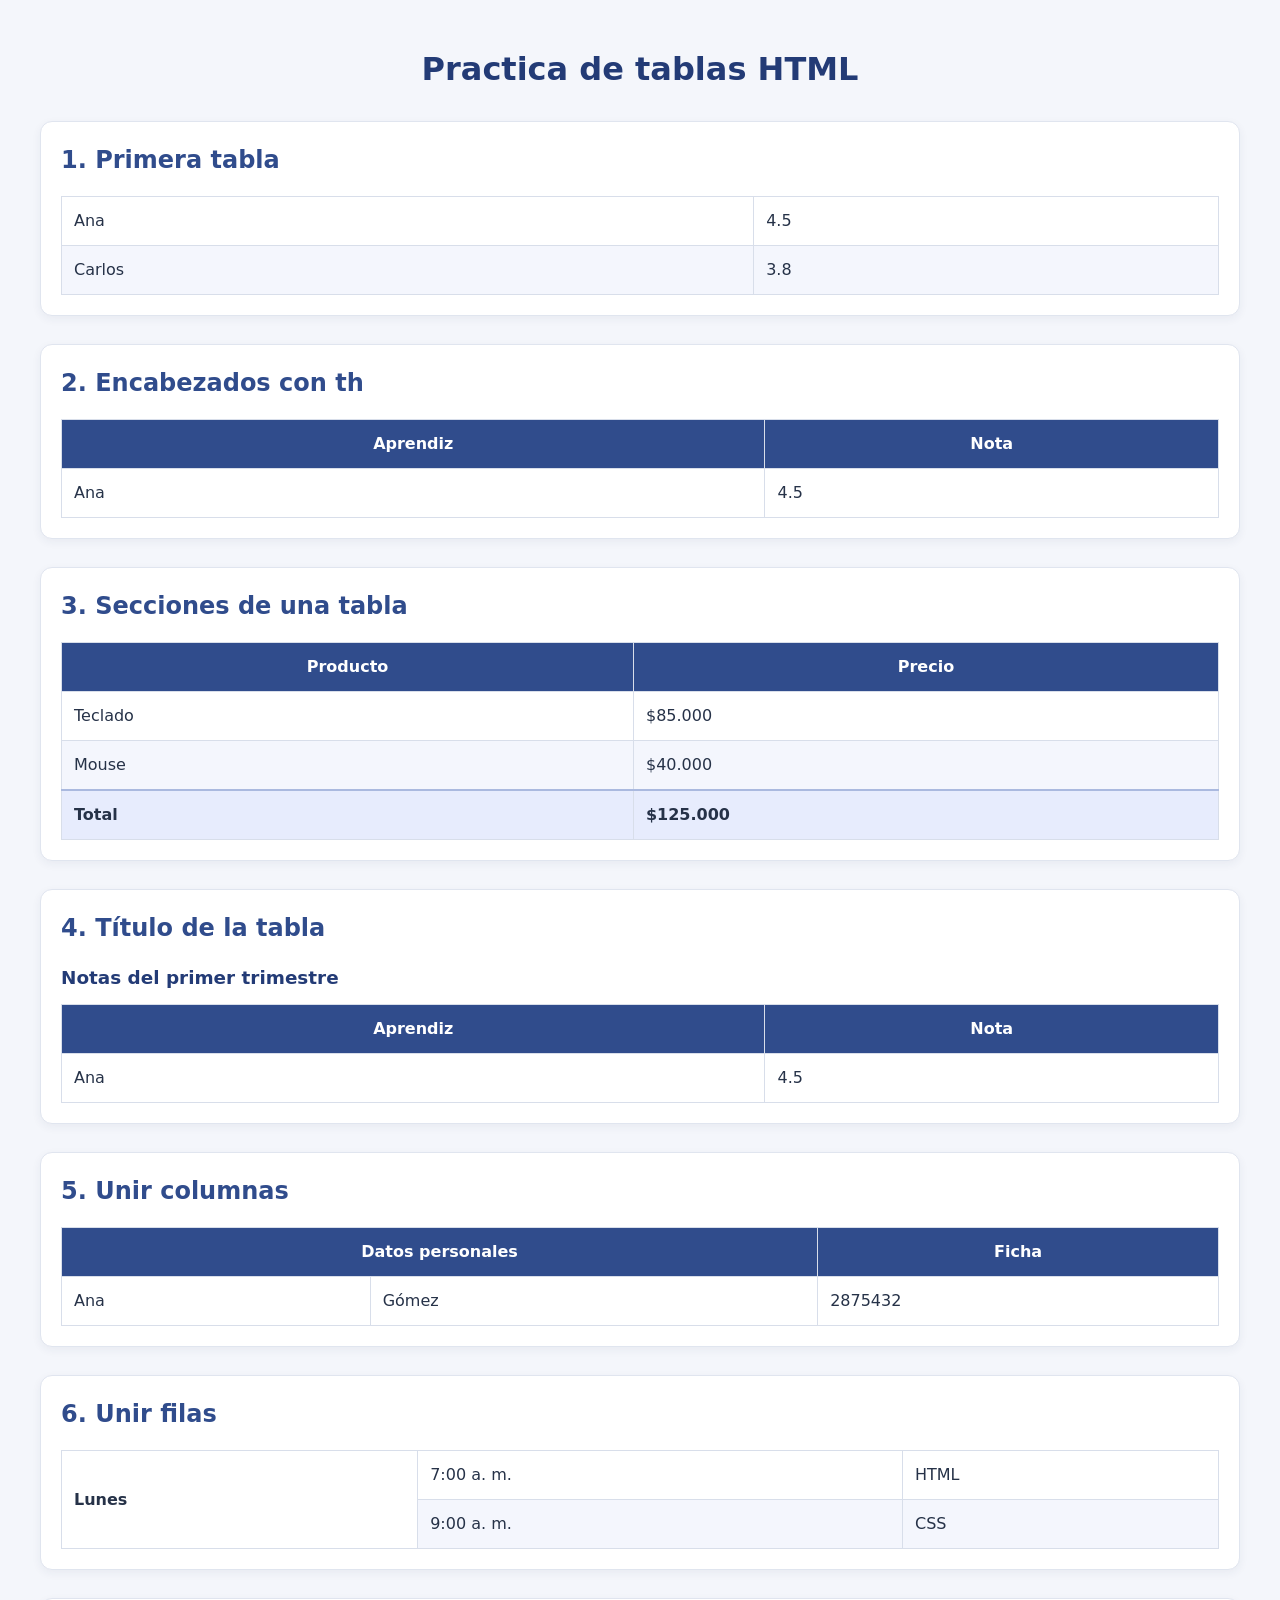
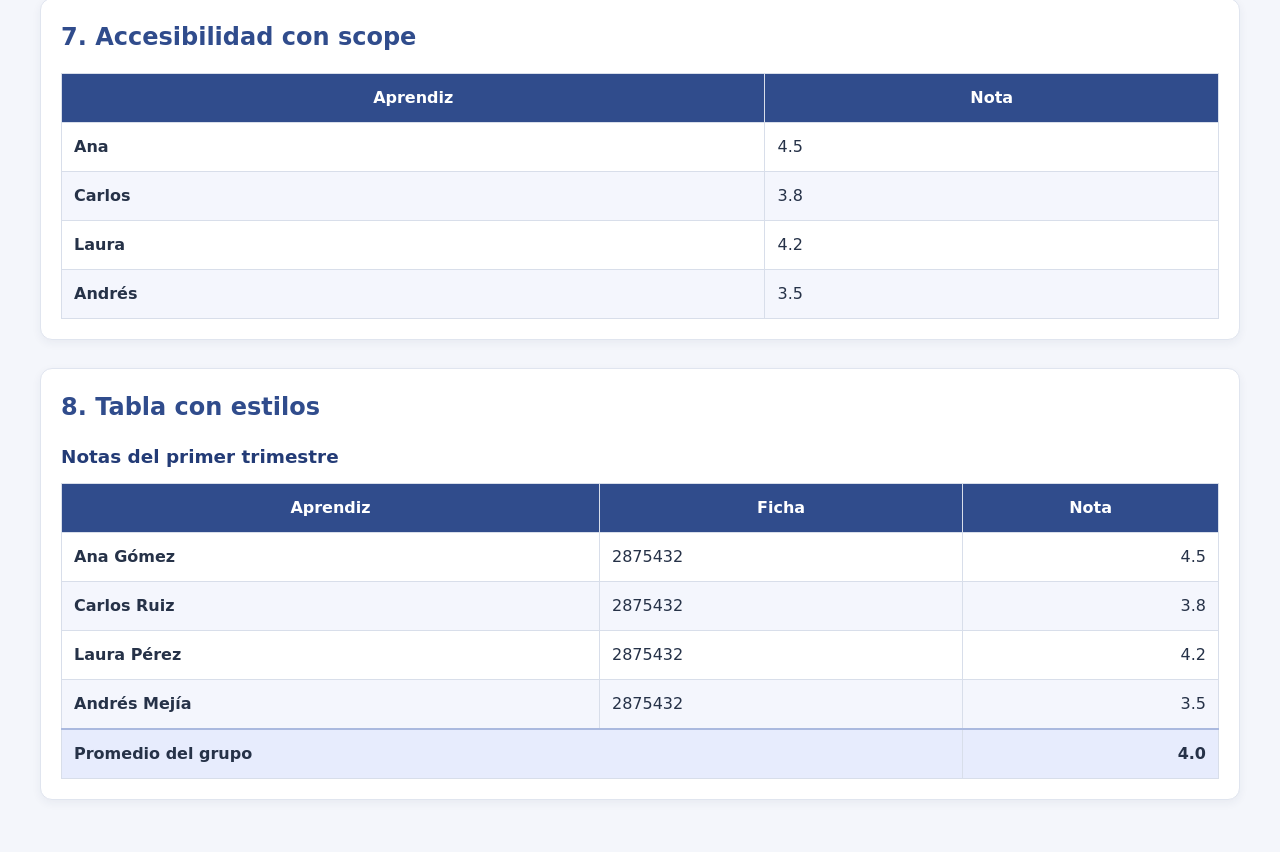
<file: index.html>
<!DOCTYPE html>
<html lang="en">
<head>
    <meta charset="UTF-8">
    <meta name="viewport" content="width=device-width, initial-scale=1.0">
    <title>Practica de tablas</title>
    <link rel="stylesheet" href="css/styles.css">
</head>
<body>
    <main>
        <h1>Practica de tablas HTML</h1>
        <section>
      <h2>1. Primera tabla</h2>
      <table>
        <tbody>
          <tr>
            <td>Ana</td>
            <td>4.5</td>
          </tr>
          <tr>
            <td>Carlos</td>
            <td>3.8</td>
          </tr>
        </tbody>
      </table>
    </section>

    <section>
      <h2>2. Encabezados con th</h2>
      <table>
        <thead>
          <tr>
            <th scope="col">Aprendiz</th>
            <th scope="col">Nota</th>
          </tr>
        </thead>
        <tbody>
          <tr>
            <td>Ana</td>
            <td>4.5</td>
          </tr>
        </tbody>
      </table>
    </section>

    <section>
      <h2>3. Secciones de una tabla</h2>
      <table>
        <thead>
          <tr>
            <th scope="col">Producto</th>
            <th scope="col">Precio</th>
          </tr>
        </thead>
        <tbody>
          <tr>
            <td>Teclado</td>
            <td>$85.000</td>
          </tr>
          <tr>
            <td>Mouse</td>
            <td>$40.000</td>
          </tr>
        </tbody>
        <tfoot>
          <tr>
            <td>Total</td>
            <td>$125.000</td>
          </tr>
        </tfoot>
      </table>
    </section>

    <section>
      <h2>4. Título de la tabla</h2>
      <table>
        <caption>Notas del primer trimestre</caption>
        <thead>
          <tr>
            <th scope="col">Aprendiz</th>
            <th scope="col">Nota</th>
          </tr>
        </thead>
        <tbody>
          <tr>
            <td>Ana</td>
            <td>4.5</td>
          </tr>
        </tbody>
      </table>
    </section>

    <section>
      <h2>5. Unir columnas</h2>
      <table>
        <thead>
          <tr>
            <th colspan="2">Datos personales</th>
            <th scope="col">Ficha</th>
          </tr>
        </thead>
        <tbody>
          <tr>
            <td>Ana</td>
            <td>Gómez</td>
            <td>2875432</td>
          </tr>
        </tbody>
      </table>
    </section>

    <section>
      <h2>6. Unir filas</h2>
      <table>
        <tbody>
          <tr>
            <th rowspan="2" scope="row">Lunes</th>
            <td>7:00 a. m.</td>
            <td>HTML</td>
          </tr>
          <tr>
            <td>9:00 a. m.</td>
            <td>CSS</td>
          </tr>
        </tbody>
      </table>
    </section>

    <section>
      <h2>7. Accesibilidad con scope</h2>
      <table>
        <thead>
          <tr>
            <th scope="col">Aprendiz</th>
            <th scope="col">Nota</th>
          </tr>
        </thead>
        <tbody>
          <tr>
            <th scope="row">Ana</th>
            <td>4.5</td>
          </tr>
          <tr>
            <th scope="row">Carlos</th>
            <td>3.8</td>
          </tr>
          <tr>
            <th scope="row">Laura</th>
            <td>4.2</td>
          </tr>
          <tr>
            <th scope="row">Andrés</th>
            <td>3.5</td>
          </tr>
        </tbody>
      </table>
    </section>

    <section>
      <h2>8. Tabla con estilos</h2>
      <div class="tabla-contenedor">
        <table>
          <caption>Notas del primer trimestre</caption>
          <thead>
            <tr>
              <th scope="col">Aprendiz</th>
              <th scope="col">Ficha</th>
              <th scope="col">Nota</th>
            </tr>
          </thead>
          <tbody>
            <tr>
              <th scope="row">Ana Gómez</th>
              <td>2875432</td>
              <td class="numero">4.5</td>
            </tr>
            <tr>
              <th scope="row">Carlos Ruiz</th>
              <td>2875432</td>
              <td class="numero">3.8</td>
            </tr>
            <tr>
              <th scope="row">Laura Pérez</th>
              <td>2875432</td>
              <td class="numero">4.2</td>
            </tr>
            <tr>
              <th scope="row">Andrés Mejía</th>
              <td>2875432</td>
              <td class="numero">3.5</td>
            </tr>
          </tbody>
          <tfoot>
            <tr>
              <td colspan="2">Promedio del grupo</td>
              <td class="numero">4.0</td>
            </tr>
          </tfoot>
        </table>
      </div>
    </section>
    </main>
</body>
</html>
</file>
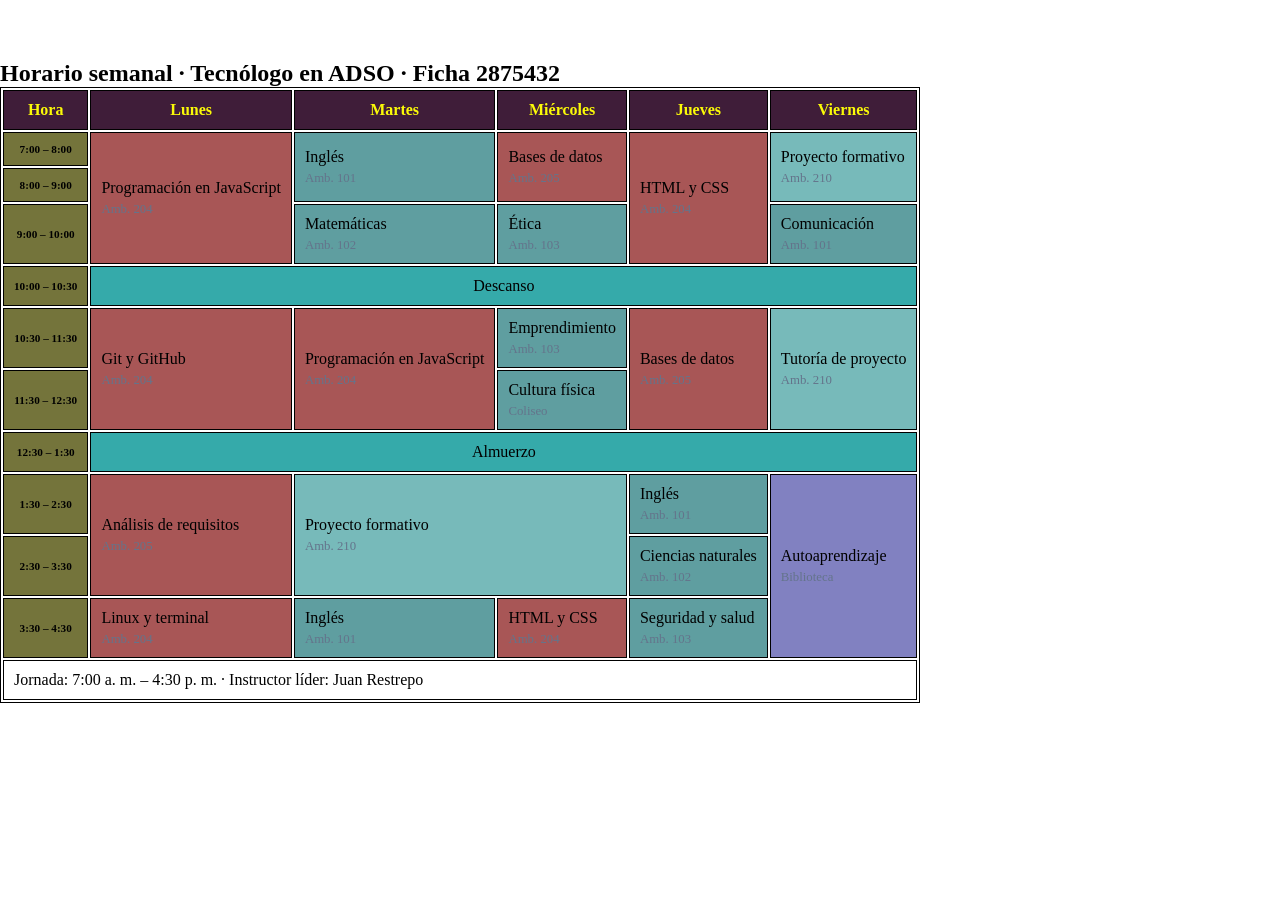
<file: horario.html>
<!DOCTYPE html>
<html lang="en">
<head>
    <meta charset="UTF-8">
    <meta name="viewport" content="width=device-width, initial-scale=1.0">
    <title>practica de tablas</title>
    <link rel="stylesheet" href="css/horario.css">
</head>
<body>
    <main>
        <section class="horario">
  <div class="tabla-contenedor">
    <table>
      <caption>Horario semanal · Tecnólogo en ADSO · Ficha 2875432</caption>
      <thead>
        <tr>
          <th scope="col">Hora</th>
          <th scope="col">Lunes</th>
          <th scope="col">Martes</th>
          <th scope="col">Miércoles</th>
          <th scope="col">Jueves</th>
          <th scope="col">Viernes</th>
        </tr>
      </thead>
      <tbody>
        <tr>
          <th scope="row">7:00 – 8:00</th>
          <td class="tecnica" rowspan="3">Programación en JavaScript <span class="ambiente">Amb. 204</span></td>
          <td class="transversal" rowspan="2">Inglés <span class="ambiente">Amb. 101</span></td>
          <td class="tecnica" rowspan="2">Bases de datos <span class="ambiente">Amb. 205</span></td>
          <td class="tecnica" rowspan="3">HTML y CSS <span class="ambiente">Amb. 204</span></td>
          <td class="proyecto" rowspan="2">Proyecto formativo <span class="ambiente">Amb. 210</span></td>
        </tr>
        <tr>
          <th scope="row">8:00 – 9:00</th>
        </tr>
        <tr>
          <th scope="row">9:00 – 10:00</th>
          <td class="transversal">Matemáticas <span class="ambiente">Amb. 102</span></td>
          <td class="transversal">Ética <span class="ambiente">Amb. 103</span></td>
          <td class="transversal">Comunicación <span class="ambiente">Amb. 101</span></td>
        </tr>
        <tr class="pausa">
          <th scope="row">10:00 – 10:30</th>
          <td colspan="5">Descanso</td>
        </tr>
        <tr>
          <th scope="row">10:30 – 11:30</th>
          <td class="tecnica" rowspan="2">Git y GitHub <span class="ambiente">Amb. 204</span></td>
          <td class="tecnica" rowspan="2">Programación en JavaScript <span class="ambiente">Amb. 204</span></td>
          <td class="transversal">Emprendimiento <span class="ambiente">Amb. 103</span></td>
          <td class="tecnica" rowspan="2">Bases de datos <span class="ambiente">Amb. 205</span></td>
          <td class="proyecto" rowspan="2">Tutoría de proyecto <span class="ambiente">Amb. 210</span></td>
        </tr>
        <tr>
          <th scope="row">11:30 – 12:30</th>
          <td class="transversal">Cultura física <span class="ambiente">Coliseo</span></td>
        </tr>
        <tr class="pausa">
          <th scope="row">12:30 – 1:30</th>
          <td colspan="5">Almuerzo</td>
        </tr>
        <tr>
          <th scope="row">1:30 – 2:30</th>
          <td class="tecnica" rowspan="2">Análisis de requisitos <span class="ambiente">Amb. 205</span></td>
          <td class="proyecto" colspan="2" rowspan="2">Proyecto formativo <span class="ambiente">Amb. 210</span></td>
          <td class="transversal">Inglés <span class="ambiente">Amb. 101</span></td>
          <td class="libre" rowspan="3">Autoaprendizaje <span class="ambiente">Biblioteca</span></td>
        </tr>
        <tr>
          <th scope="row">2:30 – 3:30</th>
          <td class="transversal">Ciencias naturales <span class="ambiente">Amb. 102</span></td>
        </tr>
        <tr>
          <th scope="row">3:30 – 4:30</th>
          <td class="tecnica">Linux y terminal <span class="ambiente">Amb. 204</span></td>
          <td class="transversal">Inglés <span class="ambiente">Amb. 101</span></td>
          <td class="tecnica">HTML y CSS <span class="ambiente">Amb. 204</span></td>
          <td class="transversal">Seguridad y salud <span class="ambiente">Amb. 103</span></td>
        </tr>
      </tbody>
      <tfoot>
        <tr>
          <td colspan="6">Jornada: 7:00 a. m. – 4:30 p. m. · Instructor líder: Juan Restrepo</td>
        </tr>
      </tfoot>
    </table>
  </div>
</section>
</main>
</body>
</html>
</file>
<file: css/styles.css>
* {
  box-sizing: border-box;
}

body {
  margin: 0;
  padding: 24px;
  font-family: system-ui, Arial, sans-serif;
  color: #263248;
  background: #f4f6fb;
  line-height: 1.5;
}

main {
  width: 100%;
  max-width: 1200px;
  margin: 0 auto;
}

h1 {
  margin-bottom: 28px;
  color: #233b76;
  text-align: center;
}

h2 {
  margin-top: 0;
  margin-bottom: 18px;
  color: #304c8c;
}

section {
  margin-bottom: 28px;
  padding: 20px;
  background: #ffffff;
  border: 1px solid #e0e5ef;
  border-radius: 12px;
  box-shadow: 0 3px 10px rgba(30, 50, 90, 0.06);
}

.tabla-contenedor {
  width: 100%;
  overflow-x: auto;
  -webkit-overflow-scrolling: touch;
}

table {
  width: 100%;
  border-collapse: collapse;
  font-family: system-ui, Arial, sans-serif;
  background: #ffffff;
}

caption {
  padding-bottom: 12px;
  color: #233b76;
  font-size: 1.15rem;
  font-weight: 700;
  text-align: left;
}

th, td {
  padding: 12px;
  border: 1px solid #d8deea;
  text-align: left;
  vertical-align: middle;
}

thead th {
  position: sticky;
  top: 0;
  z-index: 1;
  color: #ffffff;
  background: #304c8c;
  text-align: center;
}

tbody tr:nth-child(even) {
  background: #f4f6fd;
}

tbody tr:hover {
  background: #fff1b8;
}

.numero {
  text-align: right;
  font-variant-numeric: tabular-nums;
}

tfoot {
  font-weight: 700;
  background: #e7ecfd;
}

tfoot td {
  border-top: 2px solid #aab9df;
}

.horario table {
  min-width: 900px;
  table-layout: auto;
}

.horario tbody th {
  min-width: 115px;
  color: #304c8c;
  background: #e7ecfd;
  font-size: 0.9rem;
  white-space: nowrap;
}


.tecnica {
  background: #dbeafe;
  color: #1e40af;
}


.transversal {
  background: #dcfce7;
  color: #166534;
}

/* PROYECTOS */
.proyecto {
  background: #f3e8ff;
  color: #6b21a8;
}

/* TIEMPO LIBRE */
.libre {
  background: #fef3c7;
  color: #92400e;
}

/* DESCANSOS Y ALMUERZO */
.pausa td {
  background: #e5e7eb;
  color: #374151;
  font-style: italic;
  font-weight: 700;
  text-align: center;
}

/* AMBIENTES */
.ambiente {
  display: block;
  margin-top: 5px;
  color: #64748b;
  font-size: 0.8rem;
}

/* EFECTO PARA LAS CELDAS DEL HORARIO */
.horario tbody td:hover {
  filter: brightness(0.96);
}

/* PIE DEL HORARIO */
.horario tfoot td {
  color: #475569;
  background: #f1f5f9;
  font-size: 0.85rem;
  text-align: right;
}

/* CELULARES */
@media (max-width: 600px) {
  body {
    padding: 12px;
  }

  section {
    padding: 12px;
  }

  h1 {
    font-size: 1.6rem;
  }

  h2 {
    font-size: 1.2rem;
  }

  th,
  td {
    padding: 9px;
  }

  .horario table {
    min-width: 900px;
  }
}
</file>
<file: css/horario.css>
*{
    margin: 0px;
    padding: 0px;
}

.horario{
    margin-top: 60px;
}

table, td, tr, th {
    border: 1px solid black;
}

td, th{
    padding: 10px;
}

caption{
    text-align: left;
    font-size: 1.5rem;
    font-weight: 600;
}

thead{
    background-color: rgb(63, 29, 57);
    color: rgb(250, 250, 8);
}

tbody th{
    background-color: rgb(116, 116, 59);
    font-size: 0.7rem;
}

.tecnica{
    background-color: rgb(168, 86, 86);
}

.transversal{
    background-color: cadetblue;
}

.proyecto{
    background-color: rgb(119, 186, 186);
}

.libre{
    background-color: rgb(129, 129, 193);
}

.pausa{
    text-align: center;
    font:italic;
    background-color: rgb(53, 170, 170);
}

.ambiente{
  display: block;
  margin-top: 5px;
  color: #64748b;
  font-size: 0.8rem;
}

.tecnica:hover{
    transform: scale(1.1);
}

.transversal:hover{
    transform: scale(1.1);
}

.libre:hover{
    transform: scale(1.1);
}

.proyecto:hover{
    transform: scale(1.1);
}

.tabla-contenedor{
    overflow-x: auto;
}

thead{
    position: sticky;
}
</file>
